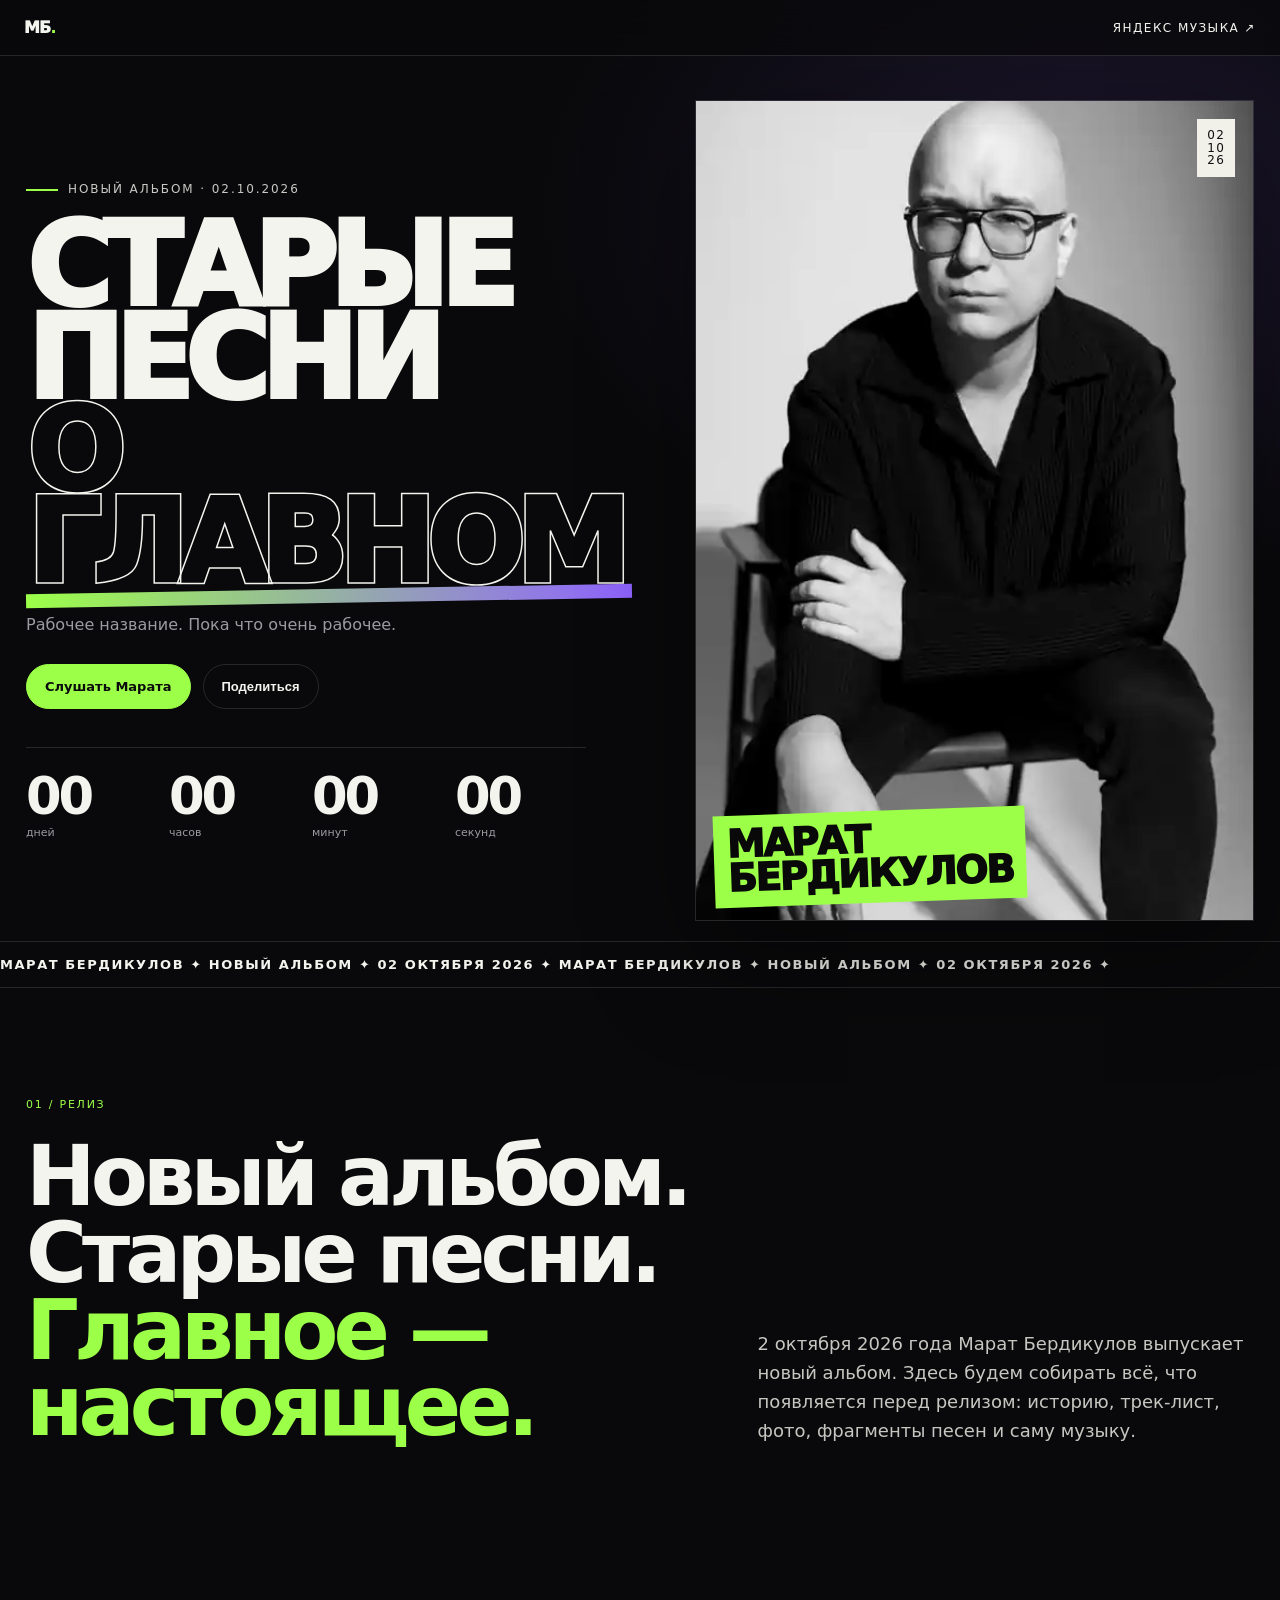
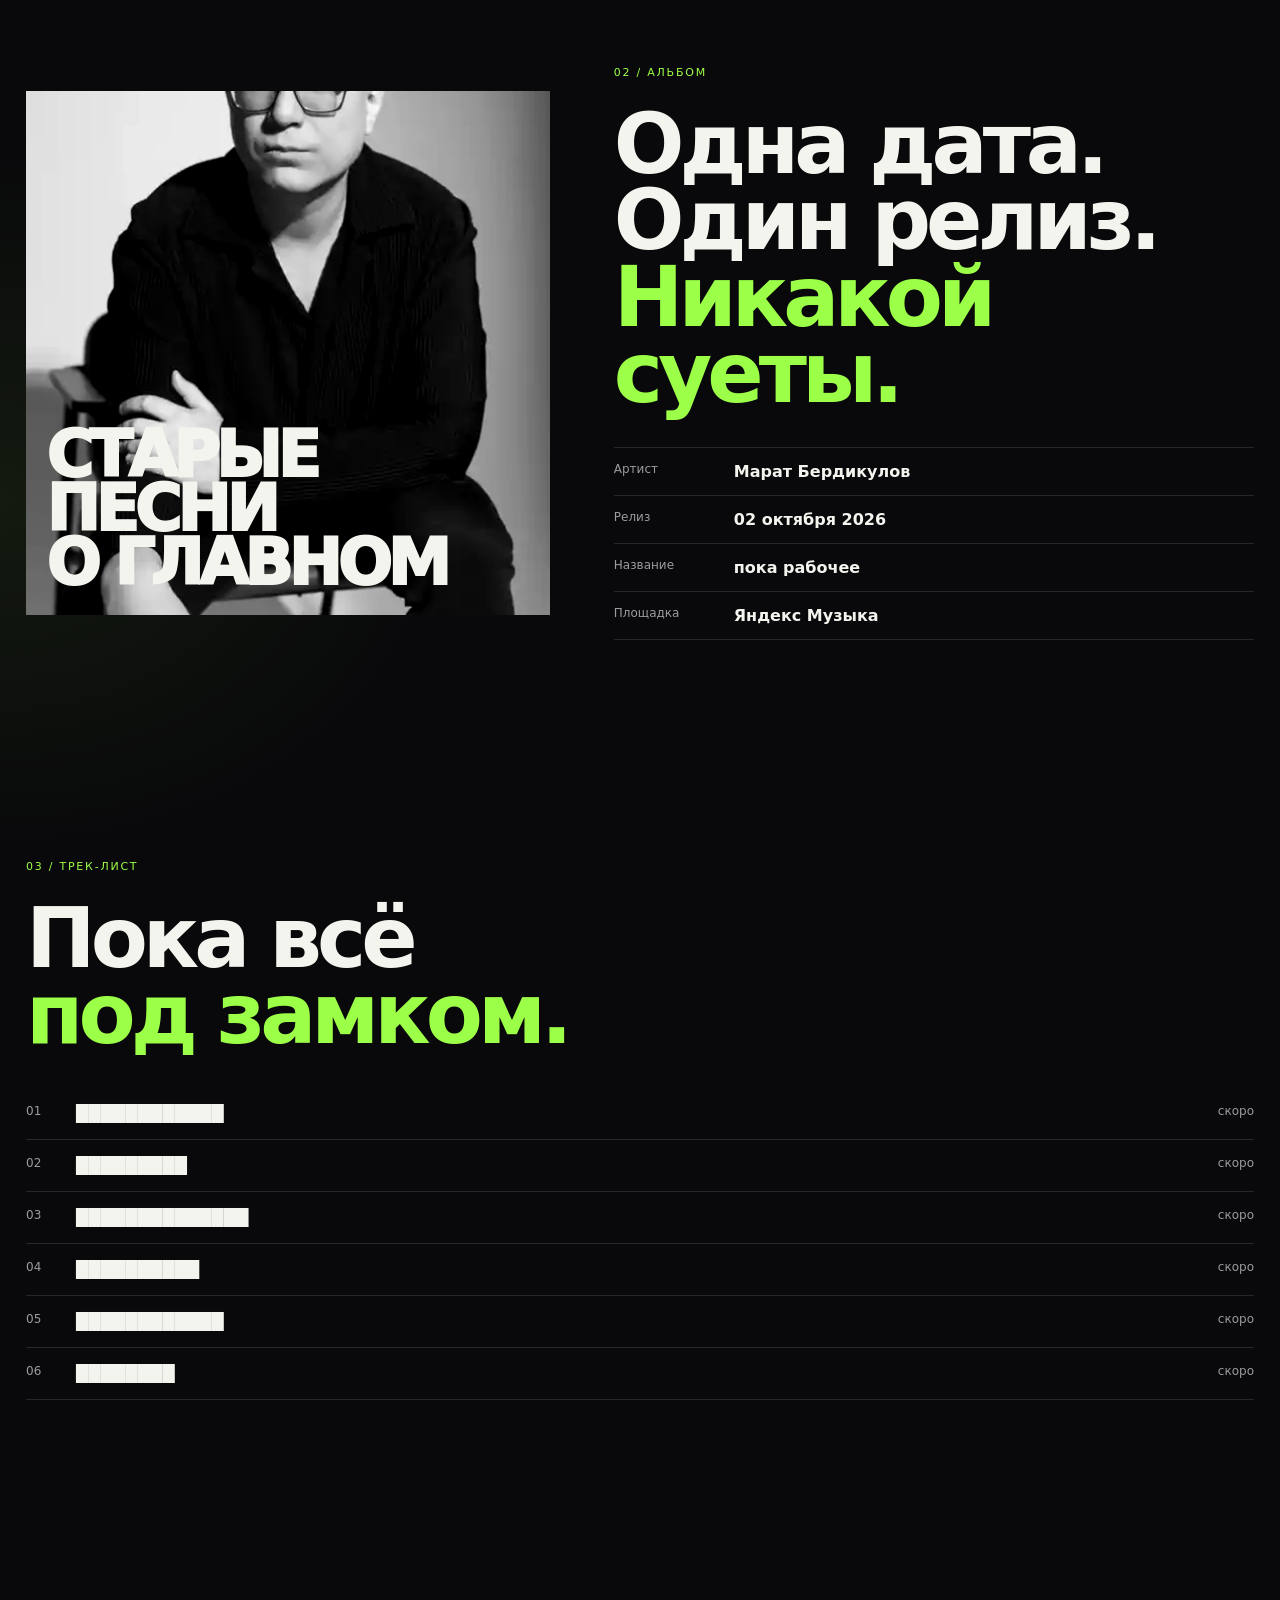
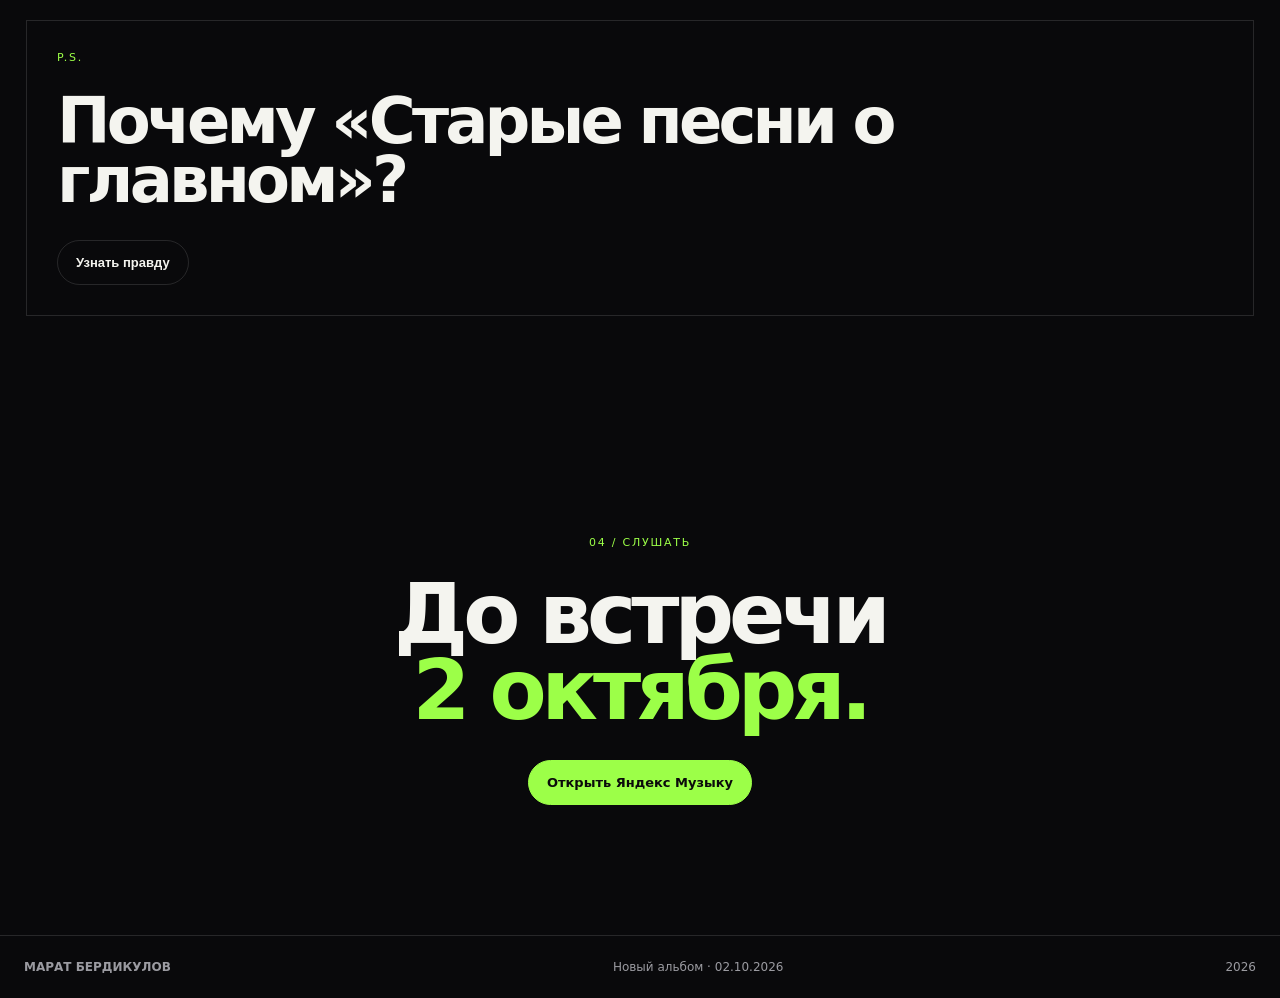
<file: marat/index.html>
<!doctype html>
<html lang="ru">
<head>
<meta charset="utf-8">
<meta name="viewport" content="width=device-width,initial-scale=1,viewport-fit=cover">
<meta name="theme-color" content="#09090b">
<title>Марат Бердикулов — новый альбом</title>
<meta name="description" content="Новый альбом Марата Бердикулова — 2 октября 2026 года.">
<style>
:root{--bg:#09090b;--text:#f4f4ef;--muted:#9b9ba1;--line:rgba(255,255,255,.12);--acid:#9cff48;--violet:#8f63ff}*{box-sizing:border-box}html{scroll-behavior:smooth}body{margin:0;background:radial-gradient(1000px 700px at 85% 5%,rgba(143,99,255,.15),transparent 55%),radial-gradient(900px 700px at 0 50%,rgba(156,255,72,.07),transparent 50%),var(--bg);color:var(--text);font-family:Inter,system-ui,-apple-system,"Segoe UI",sans-serif;overflow-x:hidden}a{color:inherit;text-decoration:none}img{display:block;width:100%}.top{position:fixed;inset:0 0 auto;z-index:20;display:flex;justify-content:space-between;align-items:center;padding:18px 24px;background:rgba(9,9,11,.7);backdrop-filter:blur(16px);border-bottom:1px solid var(--line)}.logo{font-weight:950;letter-spacing:-.05em}.logo b{color:var(--acid)}.top a:last-child{font-size:12px;text-transform:uppercase;letter-spacing:.12em}.wrap{max-width:1280px;margin:auto;padding:0 26px}.hero{min-height:100svh;display:grid;grid-template-columns:1.05fr .95fr;gap:52px;align-items:center;padding-top:100px}.eyebrow{font-size:12px;text-transform:uppercase;letter-spacing:.16em;color:#c8c8c4;margin-bottom:24px}.eyebrow:before{content:"";display:inline-block;width:32px;height:2px;background:var(--acid);vertical-align:middle;margin-right:10px}.hero h1{margin:0;font-size:clamp(62px,9vw,138px);line-height:.8;letter-spacing:-.075em;text-transform:uppercase;font-weight:950}.hero h1 span{display:block}.hero h1 i{font-style:normal;color:transparent;-webkit-text-stroke:1.5px var(--text);position:relative}.hero h1 i:after{content:"";position:absolute;left:0;right:-2%;bottom:.06em;height:.12em;background:linear-gradient(90deg,var(--acid),var(--violet));z-index:-1;transform:rotate(-1deg)}.sub{color:var(--muted);margin:26px 0 0}.actions{display:flex;gap:12px;flex-wrap:wrap;margin-top:30px}.btn{display:inline-flex;align-items:center;justify-content:center;border:1px solid var(--line);border-radius:999px;padding:14px 18px;font-weight:800;font-size:13px;background:transparent;color:var(--text);cursor:pointer}.btn.primary{background:var(--acid);border-color:var(--acid);color:#0b0b0b}.count{display:grid;grid-template-columns:repeat(4,1fr);gap:12px;border-top:1px solid var(--line);margin-top:38px;padding-top:18px;max-width:560px}.count div{display:flex;flex-direction:column}.count strong{font-size:clamp(32px,4vw,52px);letter-spacing:-.06em}.count span{font-size:11px;color:var(--muted)}.photo{position:relative;width:min(100%,560px);margin-left:auto;aspect-ratio:.68;overflow:hidden;border:1px solid var(--line);box-shadow:0 40px 100px rgba(0,0,0,.4)}.photo img{height:100%;object-fit:cover;filter:grayscale(.2) contrast(1.03)}.sticker{position:absolute;left:18px;bottom:18px;background:var(--acid);color:#090909;padding:12px 13px;font-weight:950;font-size:clamp(22px,3vw,40px);line-height:.88;letter-spacing:-.05em;transform:rotate(-2deg)}.date{position:absolute;top:18px;right:18px;background:#f1f0e9;color:#111;padding:10px;text-align:center;font-size:12px;line-height:1.05;letter-spacing:.1em}.marquee{overflow:hidden;border-block:1px solid var(--line);margin-top:20px}.marquee>div{width:max-content;padding:15px 0;animation:move 22s linear infinite;font-size:13px;font-weight:800;letter-spacing:.12em}@keyframes move{to{transform:translateX(-50%)}}section.block{padding:110px 0}.index{color:var(--acid);font-size:11px;letter-spacing:.16em;text-transform:uppercase;margin-bottom:28px}.grid{display:grid;grid-template-columns:1.15fr .85fr;gap:60px;align-items:end}h2{margin:0;font-size:clamp(48px,6.5vw,92px);line-height:.92;letter-spacing:-.06em}.grid p{font-size:18px;line-height:1.6;color:#c7c7c2;margin:0}.album{display:grid;grid-template-columns:.9fr 1.1fr;gap:64px;align-items:center}.cover{position:relative;aspect-ratio:1;overflow:hidden}.cover img{height:100%;object-fit:cover;filter:grayscale(1) contrast(1.1)}.cover:after{content:"СТАРЫЕ\AПЕСНИ\AО ГЛАВНОМ";white-space:pre;position:absolute;left:20px;bottom:24px;font-size:clamp(34px,5vw,70px);line-height:.84;font-weight:950;letter-spacing:-.07em}.meta{margin-top:34px;border-top:1px solid var(--line)}.meta div{display:grid;grid-template-columns:120px 1fr;padding:14px 0;border-bottom:1px solid var(--line)}.meta span{color:var(--muted);font-size:12px}.tracks{list-style:none;padding:0;margin:34px 0 0}.tracks li{display:grid;grid-template-columns:50px 1fr auto;padding:16px 0;border-bottom:1px solid var(--line)}.tracks li span,.tracks li em{color:var(--muted);font-size:12px}.tracks li em{font-style:normal}.ps{border:1px solid var(--line);padding:30px}.answer{display:none;margin-top:18px;color:#d6d6d1;font-size:18px}.answer.show{display:block}.final{padding:110px 0 130px;text-align:center}.final h2 span{color:var(--acid)}footer{border-top:1px solid var(--line);padding:24px;font-size:12px;color:var(--muted);display:flex;justify-content:space-between;gap:20px}.reveal{opacity:0;transform:translateY(22px);transition:.75s ease}.reveal.on{opacity:1;transform:none}@media(max-width:820px){.hero,.grid,.album{grid-template-columns:1fr}.hero{padding-top:110px;padding-bottom:50px;gap:34px}.hero h1{font-size:clamp(56px,18vw,92px)}.photo{margin:0;width:100%;max-height:72svh}.count{gap:8px}.count strong{font-size:34px}section.block{padding:78px 0}.grid{gap:26px}.album{gap:34px}.top a:last-child{display:none}footer{flex-direction:column}.wrap{padding:0 18px}}
</style>
</head>
<body>
<header class="top"><a class="logo" href="#top">МБ<b>.</b></a><a href="https://music.yandex.ru/artist/26034536?utm_medium=copy_link&ref_id=57d3feb9-f482-4ec9-aae2-111f5c289e11" target="_blank" rel="noreferrer">Яндекс Музыка ↗</a></header>
<main id="top">
<div class="wrap"><section class="hero"><div class="reveal"><div class="eyebrow">Новый альбом · 02.10.2026</div><h1><span>Старые</span><span>песни</span><span><i>о главном</i></span></h1><p class="sub">Рабочее название. Пока что очень рабочее.</p><div class="actions"><a class="btn primary" href="https://music.yandex.ru/artist/26034536?utm_medium=copy_link&ref_id=57d3feb9-f482-4ec9-aae2-111f5c289e11" target="_blank" rel="noreferrer">Слушать Марата</a><button class="btn" id="share">Поделиться</button></div><div class="count"><div><strong id="d">--</strong><span>дней</span></div><div><strong id="h">--</strong><span>часов</span></div><div><strong id="m">--</strong><span>минут</span></div><div><strong id="s">--</strong><span>секунд</span></div></div></div><div class="photo reveal"><img id="heroImg" alt="Марат Бердикулов"><div class="sticker">МАРАТ<br>БЕРДИКУЛОВ</div><div class="date">02<br>10<br>26</div></div></section></div>
<div class="marquee"><div>МАРАТ БЕРДИКУЛОВ ✦ НОВЫЙ АЛЬБОМ ✦ 02 ОКТЯБРЯ 2026 ✦ МАРАТ БЕРДИКУЛОВ ✦ НОВЫЙ АЛЬБОМ ✦ 02 ОКТЯБРЯ 2026 ✦ </div></div>
<div class="wrap"><section class="block"><div class="index reveal">01 / РЕЛИЗ</div><div class="grid"><h2 class="reveal">Новый альбом.<br>Старые песни.<br><span style="color:var(--acid)">Главное — настоящее.</span></h2><p class="reveal">2 октября 2026 года Марат Бердикулов выпускает новый альбом. Здесь будем собирать всё, что появляется перед релизом: историю, трек-лист, фото, фрагменты песен и саму музыку.</p></div></section>
<section class="block album"><div class="cover reveal"><img id="coverImg" alt="Марат Бердикулов"></div><div class="reveal"><div class="index">02 / АЛЬБОМ</div><h2>Одна дата.<br>Один релиз.<br><span style="color:var(--acid)">Никакой суеты.</span></h2><div class="meta"><div><span>Артист</span><b>Марат Бердикулов</b></div><div><span>Релиз</span><b>02 октября 2026</b></div><div><span>Название</span><b>пока рабочее</b></div><div><span>Площадка</span><b>Яндекс Музыка</b></div></div></div></section>
<section class="block"><div class="index reveal">03 / ТРЕК-ЛИСТ</div><h2 class="reveal">Пока всё<br><span style="color:var(--acid)">под замком.</span></h2><ol class="tracks reveal"><li><span>01</span><b>████████████</b><em>скоро</em></li><li><span>02</span><b>█████████</b><em>скоро</em></li><li><span>03</span><b>██████████████</b><em>скоро</em></li><li><span>04</span><b>██████████</b><em>скоро</em></li><li><span>05</span><b>████████████</b><em>скоро</em></li><li><span>06</span><b>████████</b><em>скоро</em></li></ol></section>
<section class="block"><div class="ps reveal"><div class="index">P.S.</div><h2 style="font-size:clamp(38px,5vw,72px)">Почему «Старые песни о главном»?</h2><div class="actions"><button class="btn" id="truth">Узнать правду</button></div><div class="answer" id="answer">Потому что новые Марат ещё не написал.<br><br><b>Шутка.</b><br>Или нет.</div></div></section>
<section class="final reveal"><div class="index">04 / СЛУШАТЬ</div><h2>До встречи<br><span>2 октября.</span></h2><div class="actions" style="justify-content:center"><a class="btn primary" href="https://music.yandex.ru/artist/26034536?utm_medium=copy_link&ref_id=57d3feb9-f482-4ec9-aae2-111f5c289e11" target="_blank" rel="noreferrer">Открыть Яндекс Музыку</a></div></section></div>
</main>
<footer><b>МАРАТ БЕРДИКУЛОВ</b><span>Новый альбом · 02.10.2026</span><span>2026</span></footer>
<script src="img3.js"></script>
<script>
const img=window.MARAT_IMG3; if(img){document.getElementById('heroImg').src=img;document.getElementById('coverImg').src=img}
const rel=new Date('2026-10-02T00:00:00+05:00');function tick(){let x=rel-new Date();if(x<0)x=0;let t=Math.floor(x/1000);d.textContent=String(Math.floor(t/86400)).padStart(2,'0');h.textContent=String(Math.floor((t%86400)/3600)).padStart(2,'0');m.textContent=String(Math.floor((t%3600)/60)).padStart(2,'0');s.textContent=String(t%60).padStart(2,'0')}tick();setInterval(tick,1000);
const io=new IntersectionObserver(es=>es.forEach(e=>{if(e.isIntersecting){e.target.classList.add('on');io.unobserve(e.target)}}),{threshold:.12});document.querySelectorAll('.reveal').forEach(x=>io.observe(x));
truth.onclick=()=>{answer.classList.toggle('show');truth.textContent=answer.classList.contains('show')?'Так и знал':'Узнать правду'};
share.onclick=async()=>{try{if(navigator.share)await navigator.share({title:'Марат Бердикулов — новый альбом',text:'Новый альбом — 2 октября 2026',url:location.href});else await navigator.clipboard.writeText(location.href)}catch(e){}};
</script>
</body></html>
</file>
